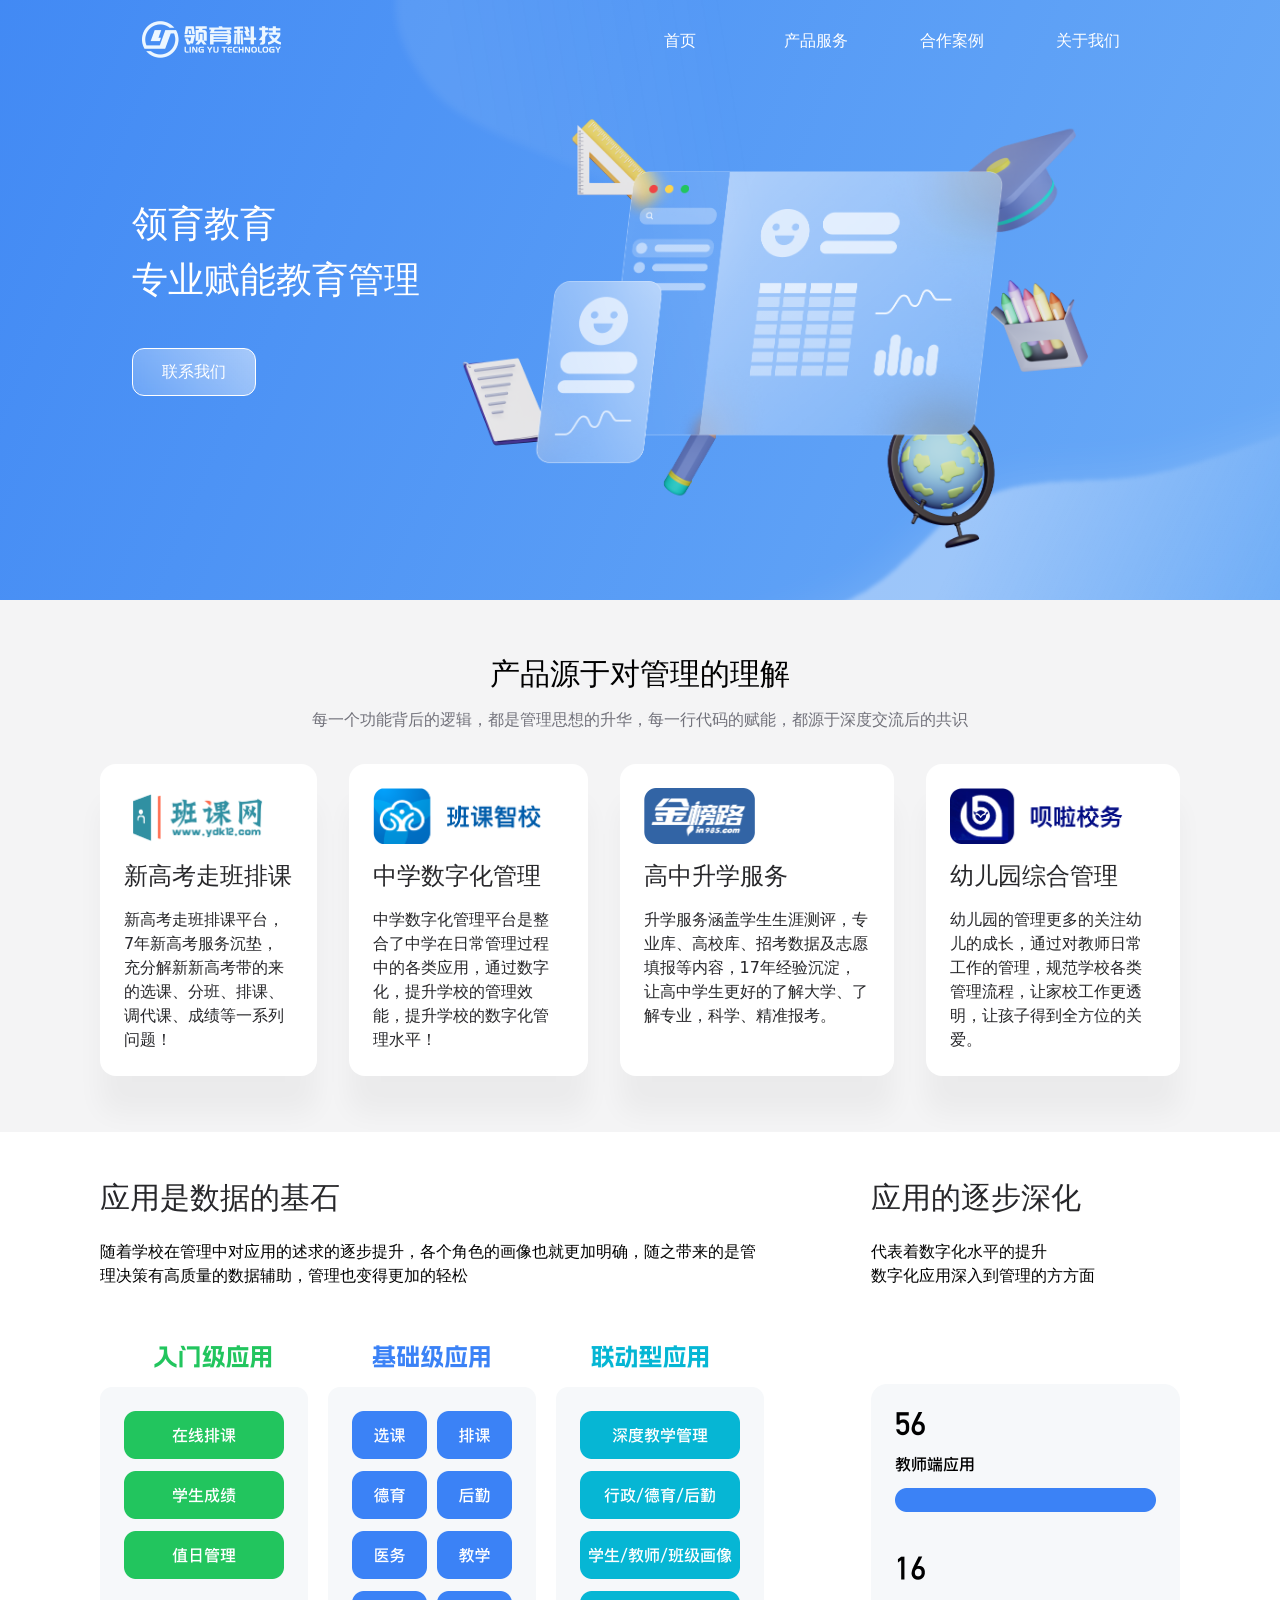
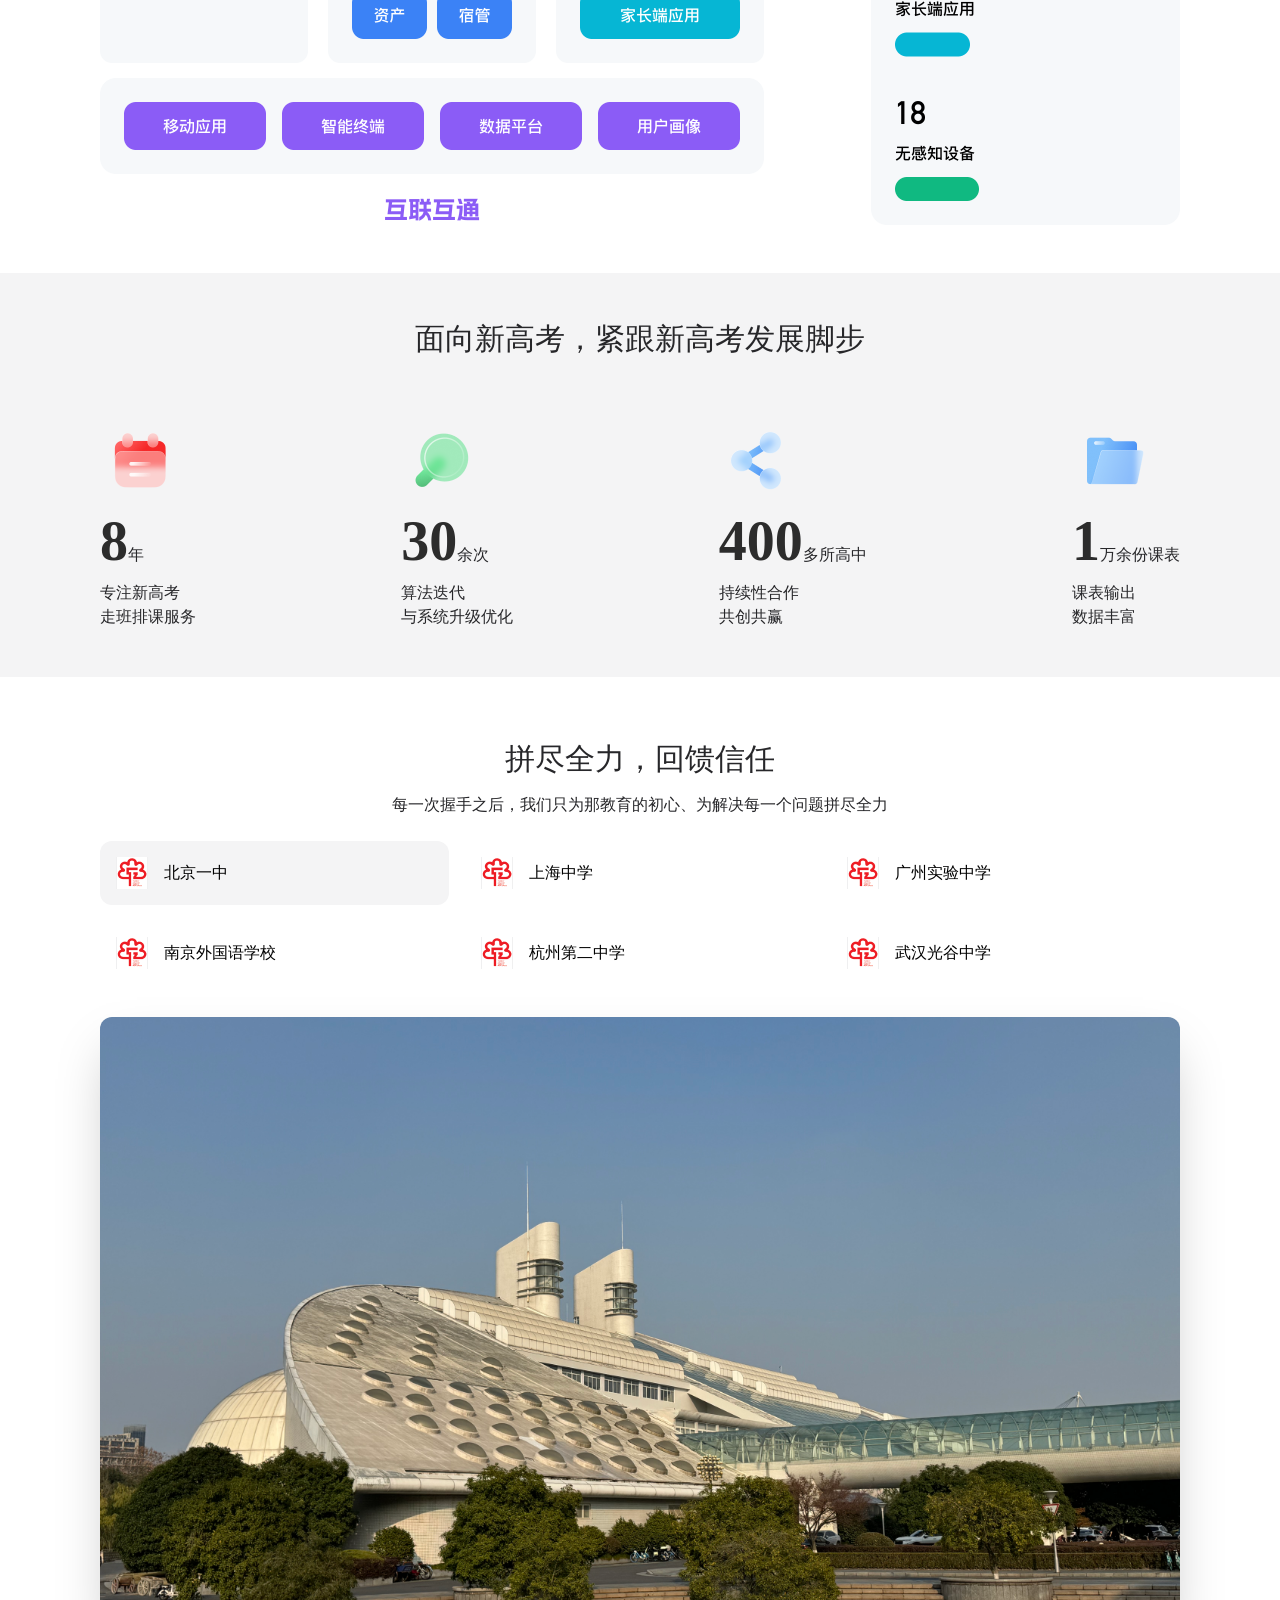
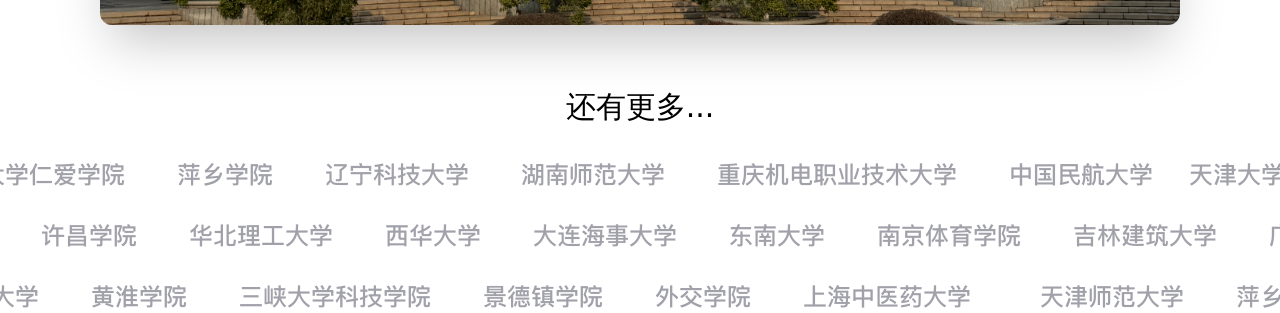
<file: index.html>
<!DOCTYPE html>
<html lang="en">
  <head>
    <meta charset="UTF-8" />
    <link rel="icon" type="image/svg+xml" href="/vite.svg" />
    <meta name="viewport" content="width=device-width, initial-scale=1.0" />
    <title>Vite + Vue + TS</title>
    <script type="module" crossorigin src="/assets/index-6204493b.js"></script>
    <link rel="stylesheet" href="/assets/index-d0362e33.css">
  </head>
  <body>
    <div id="app"></div>
    
  </body>
</html>
</file>
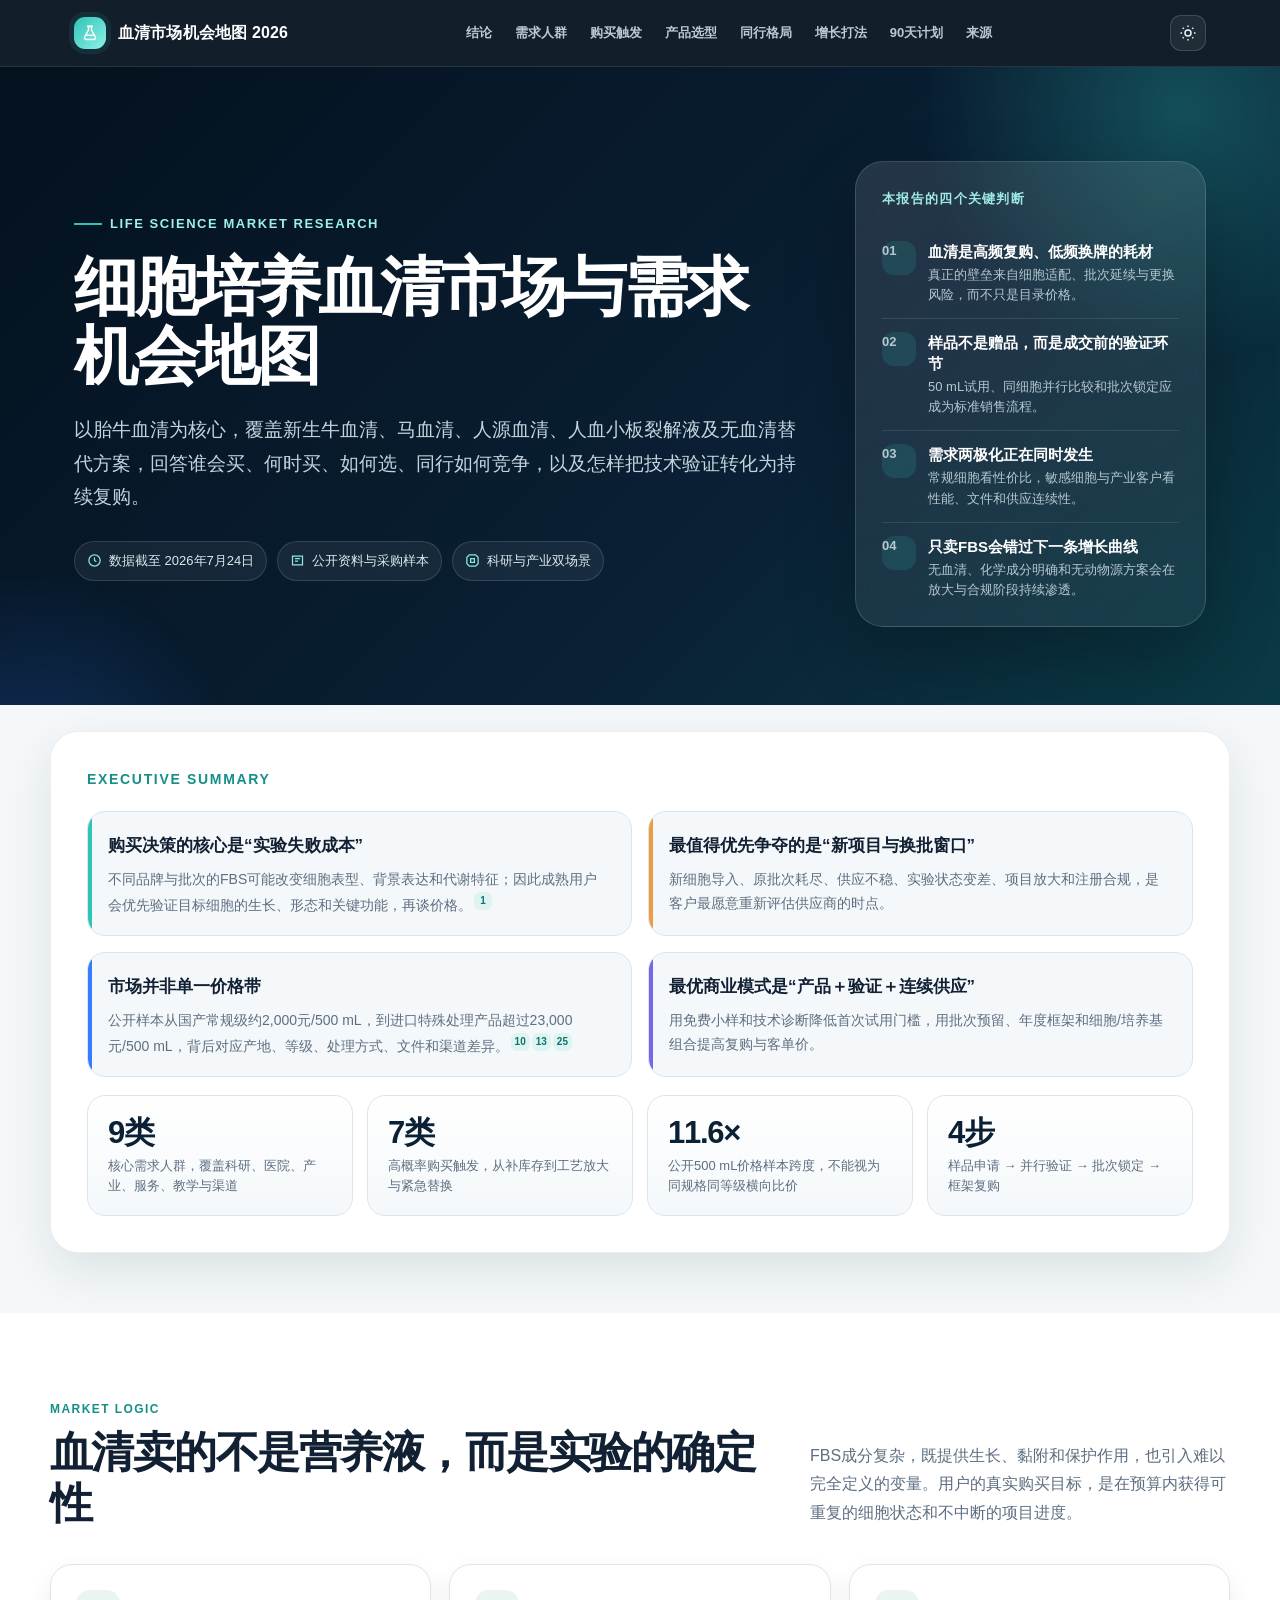
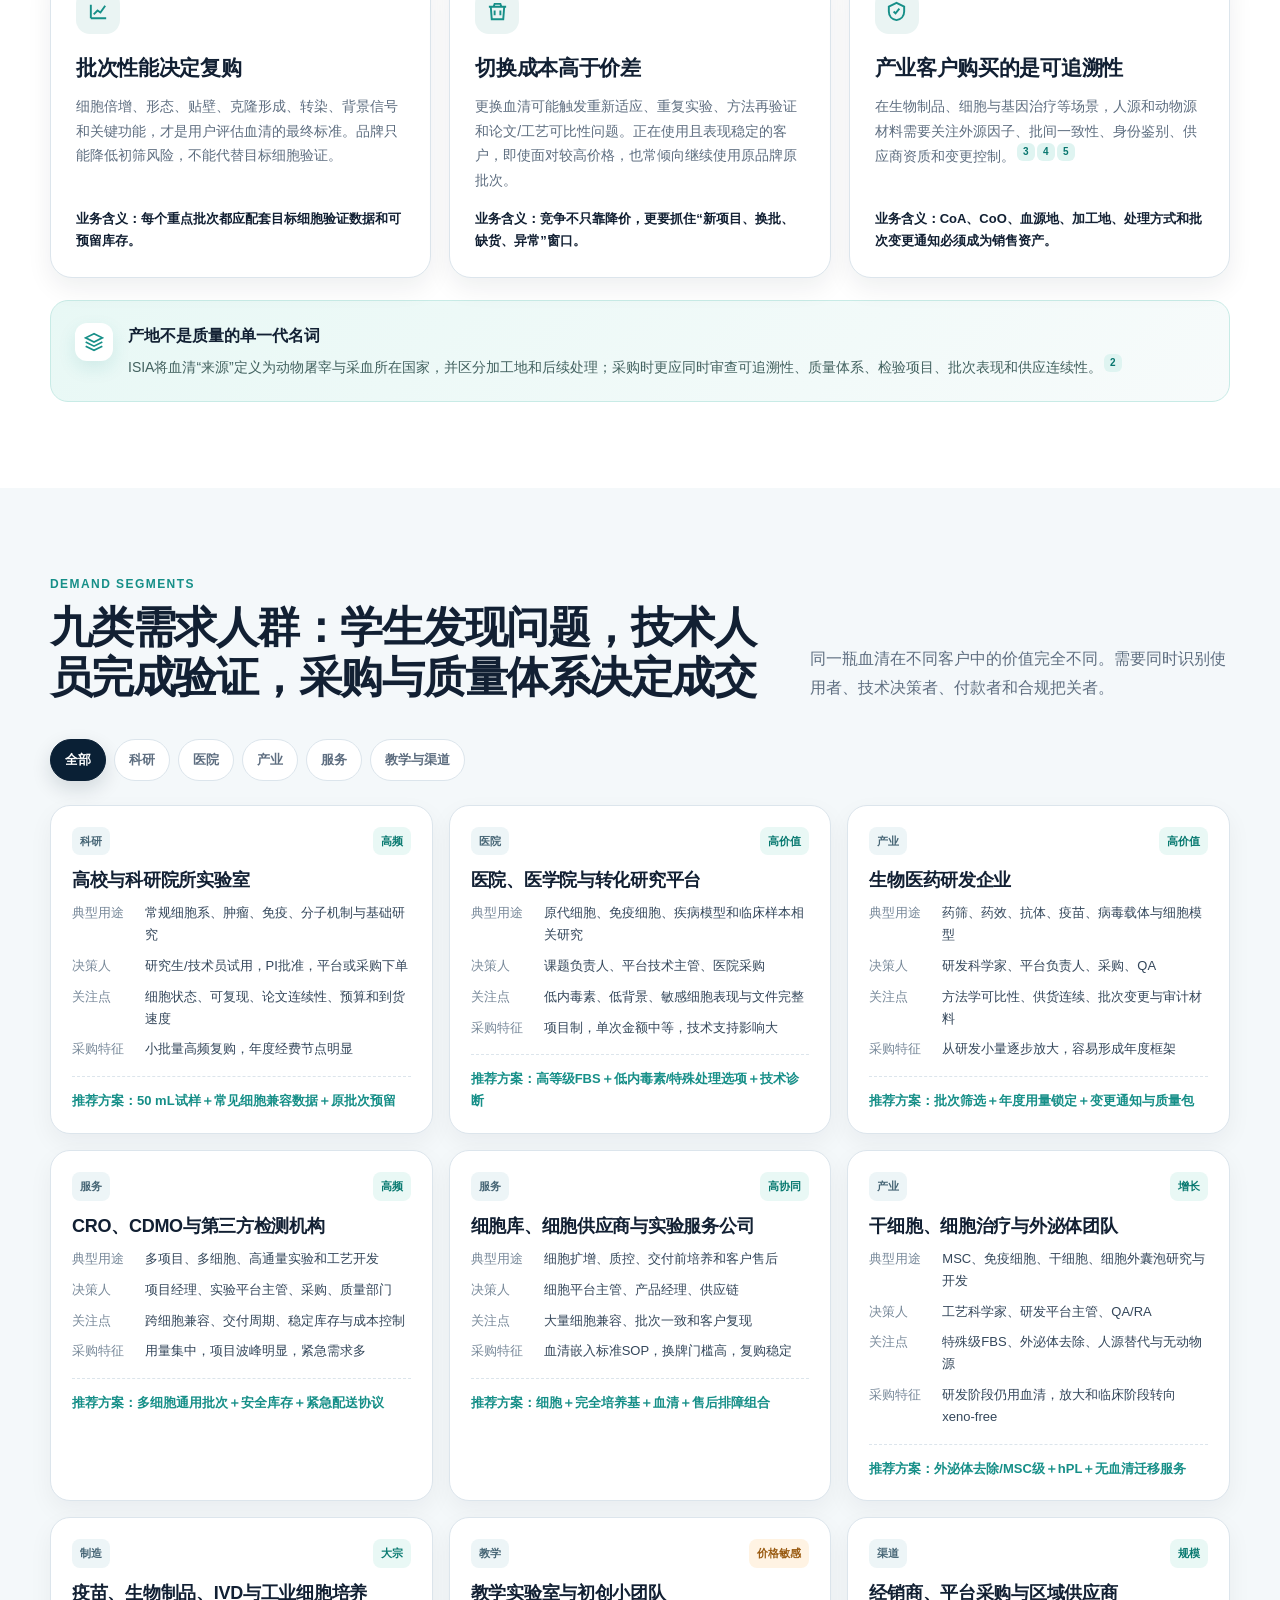
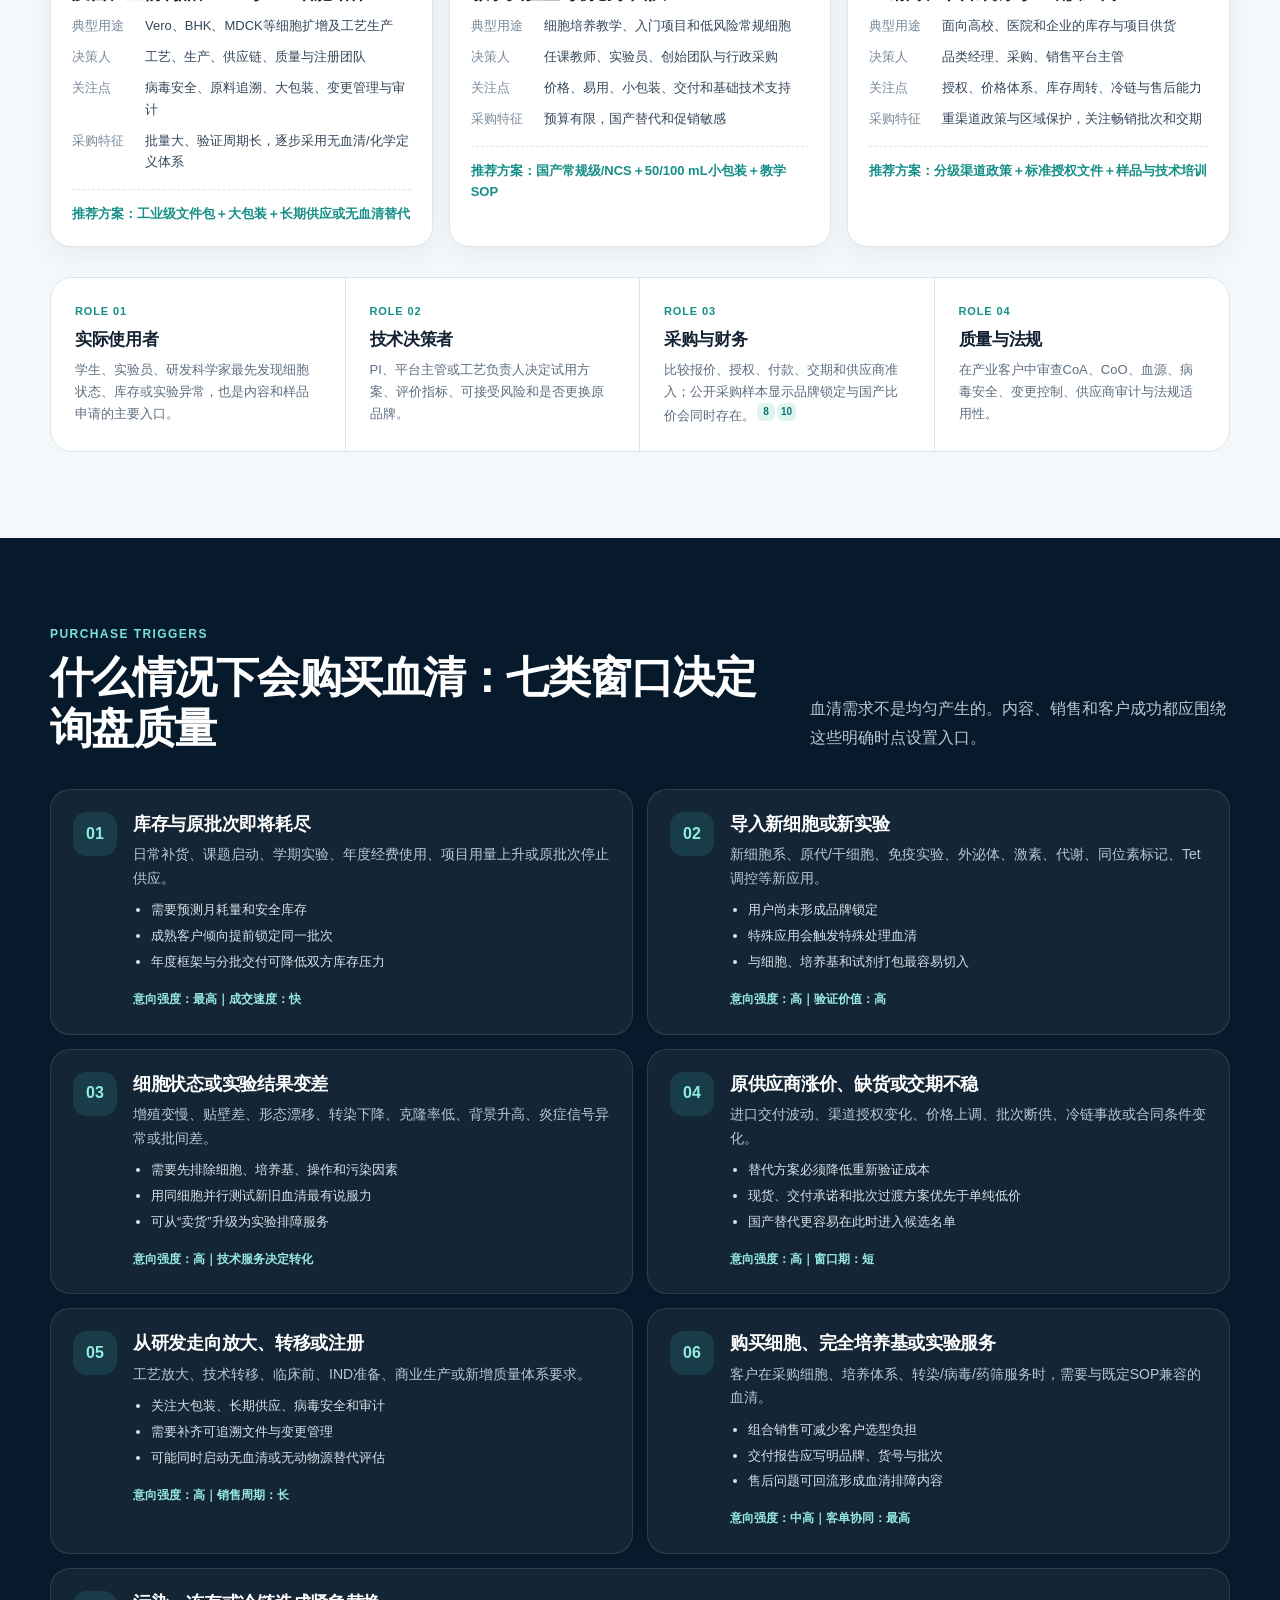
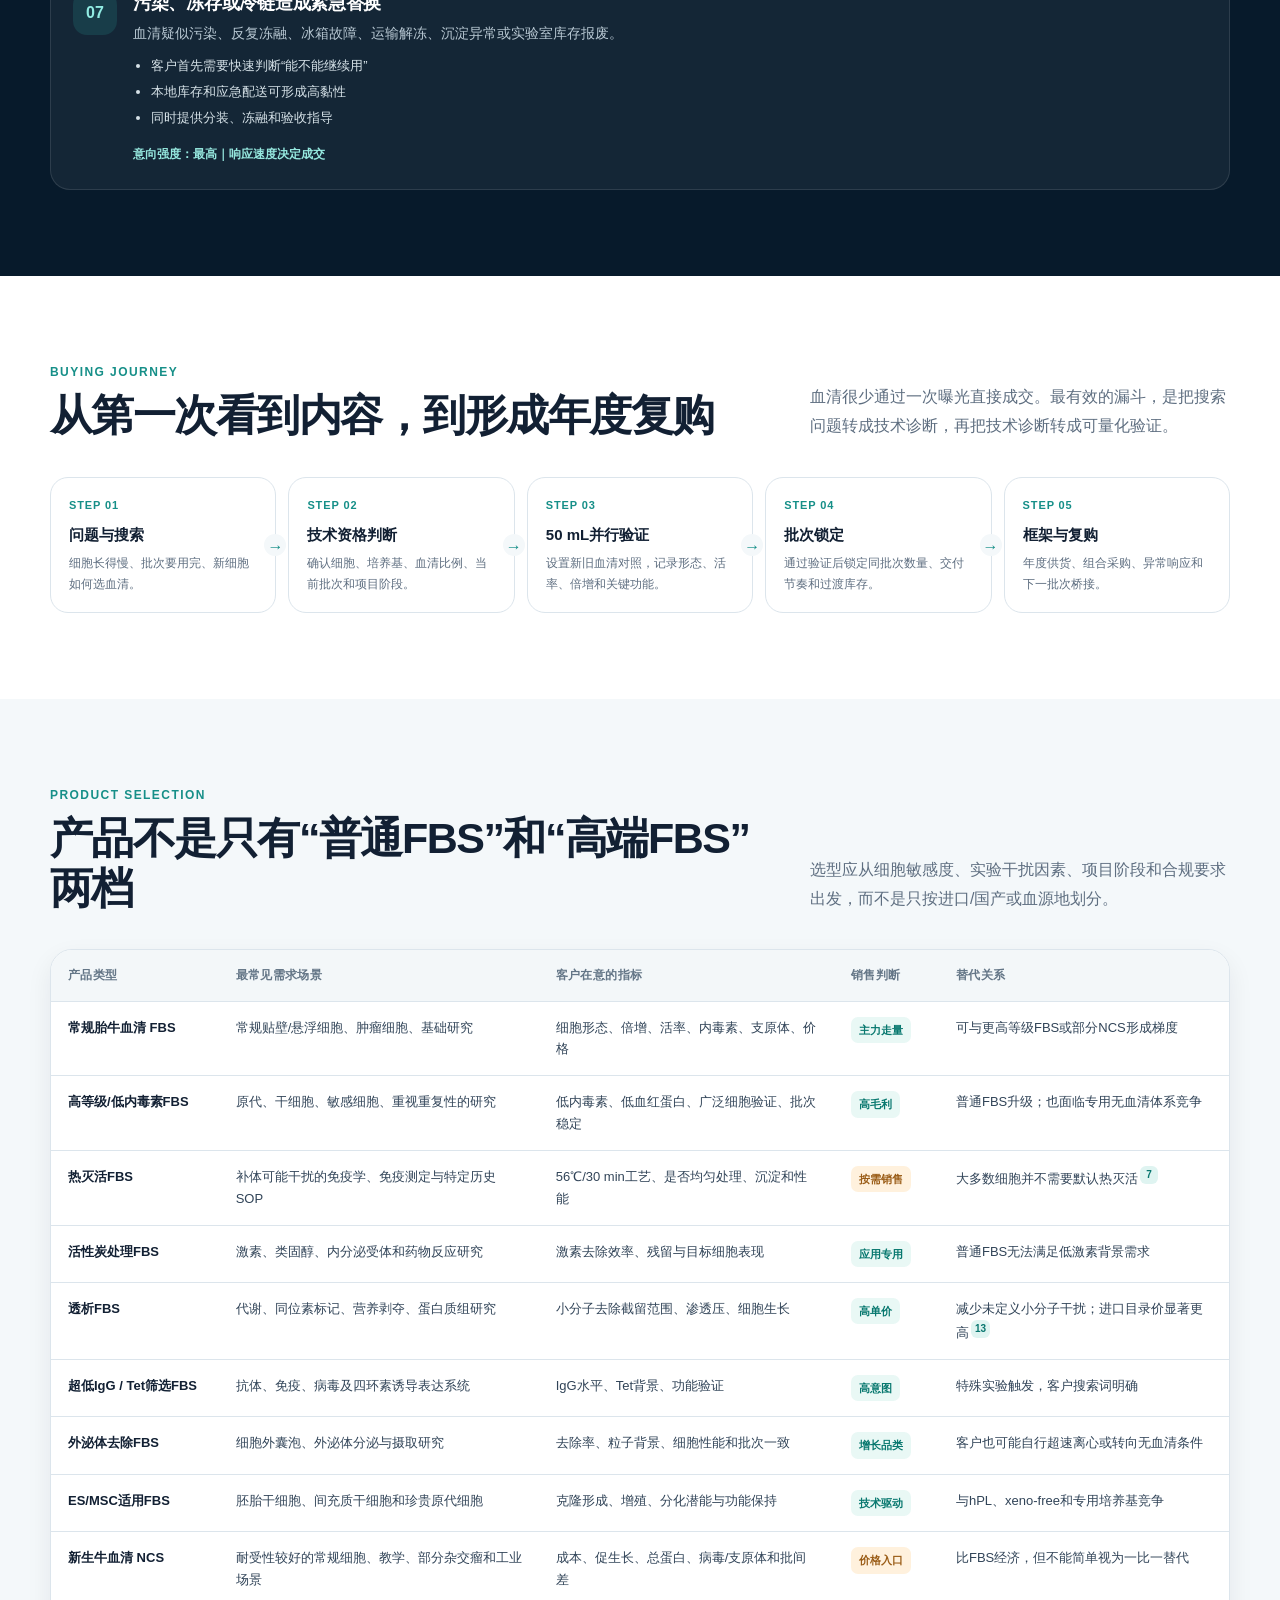
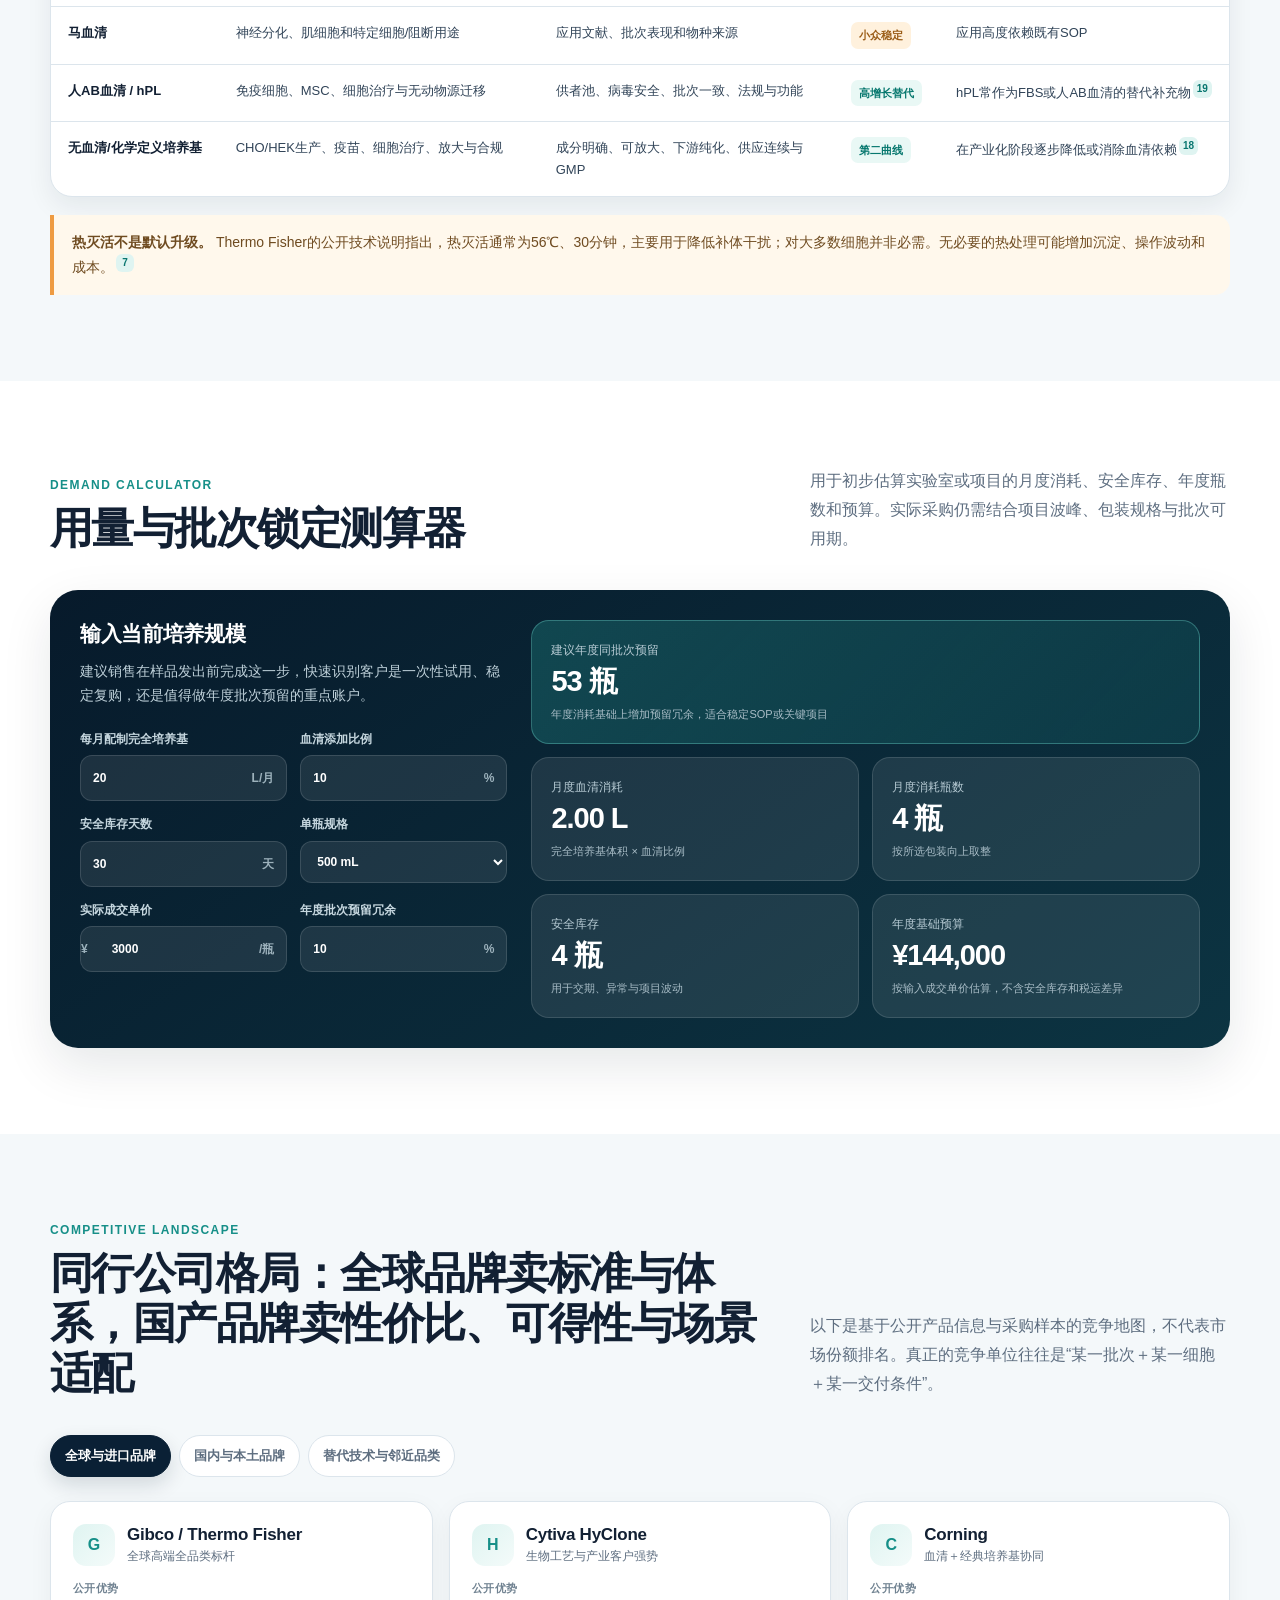
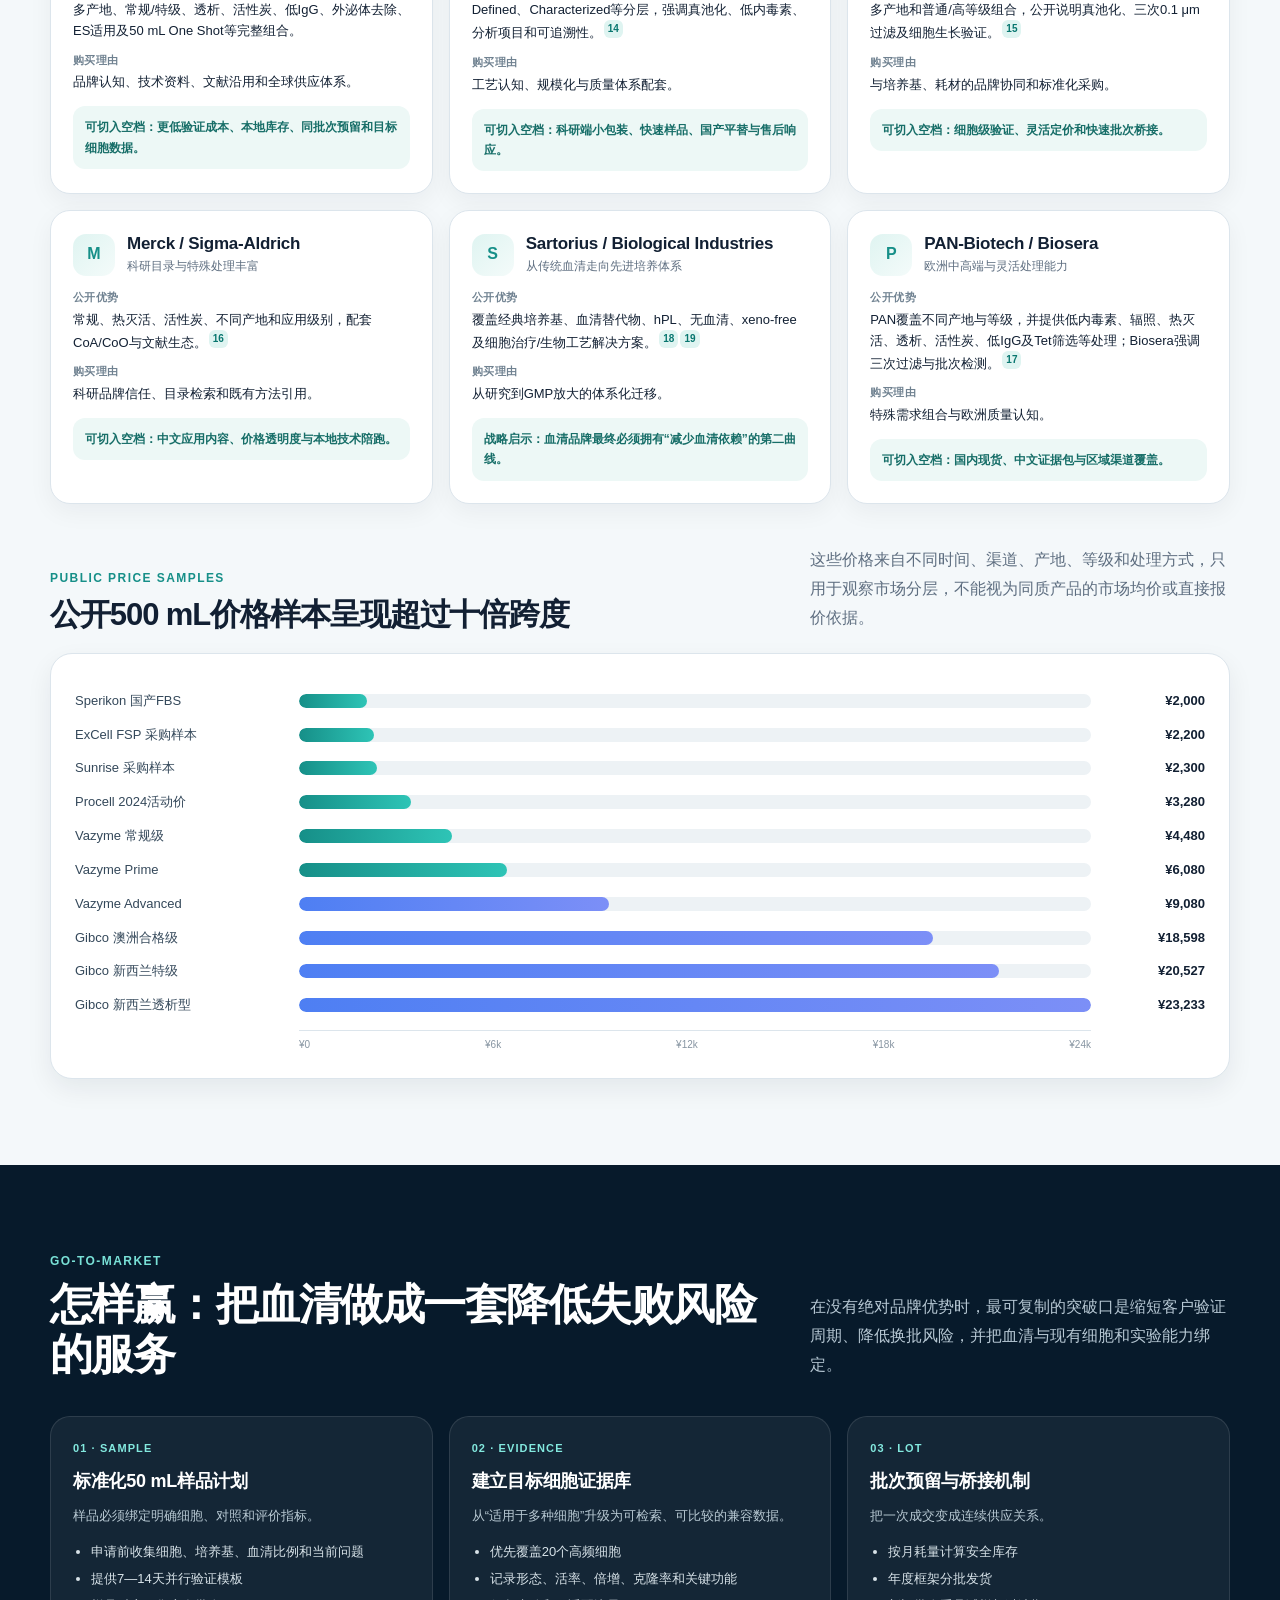
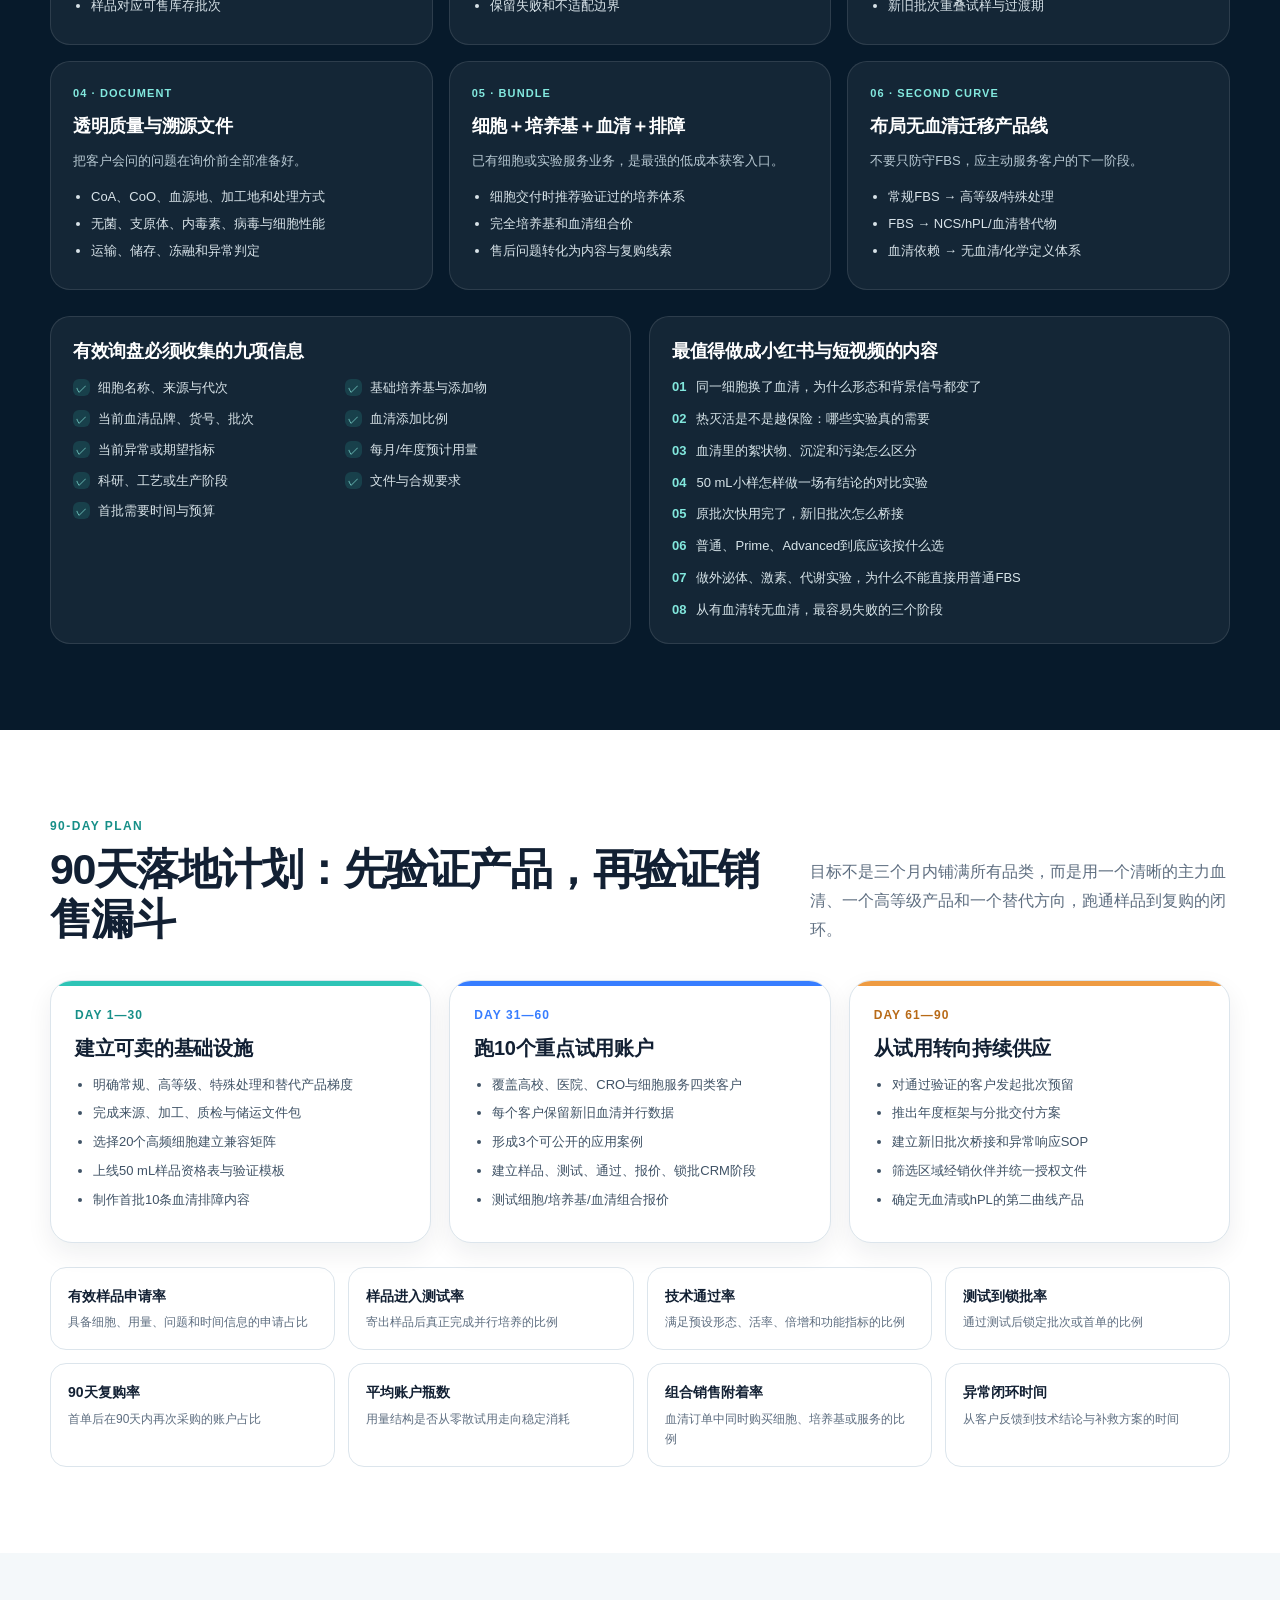
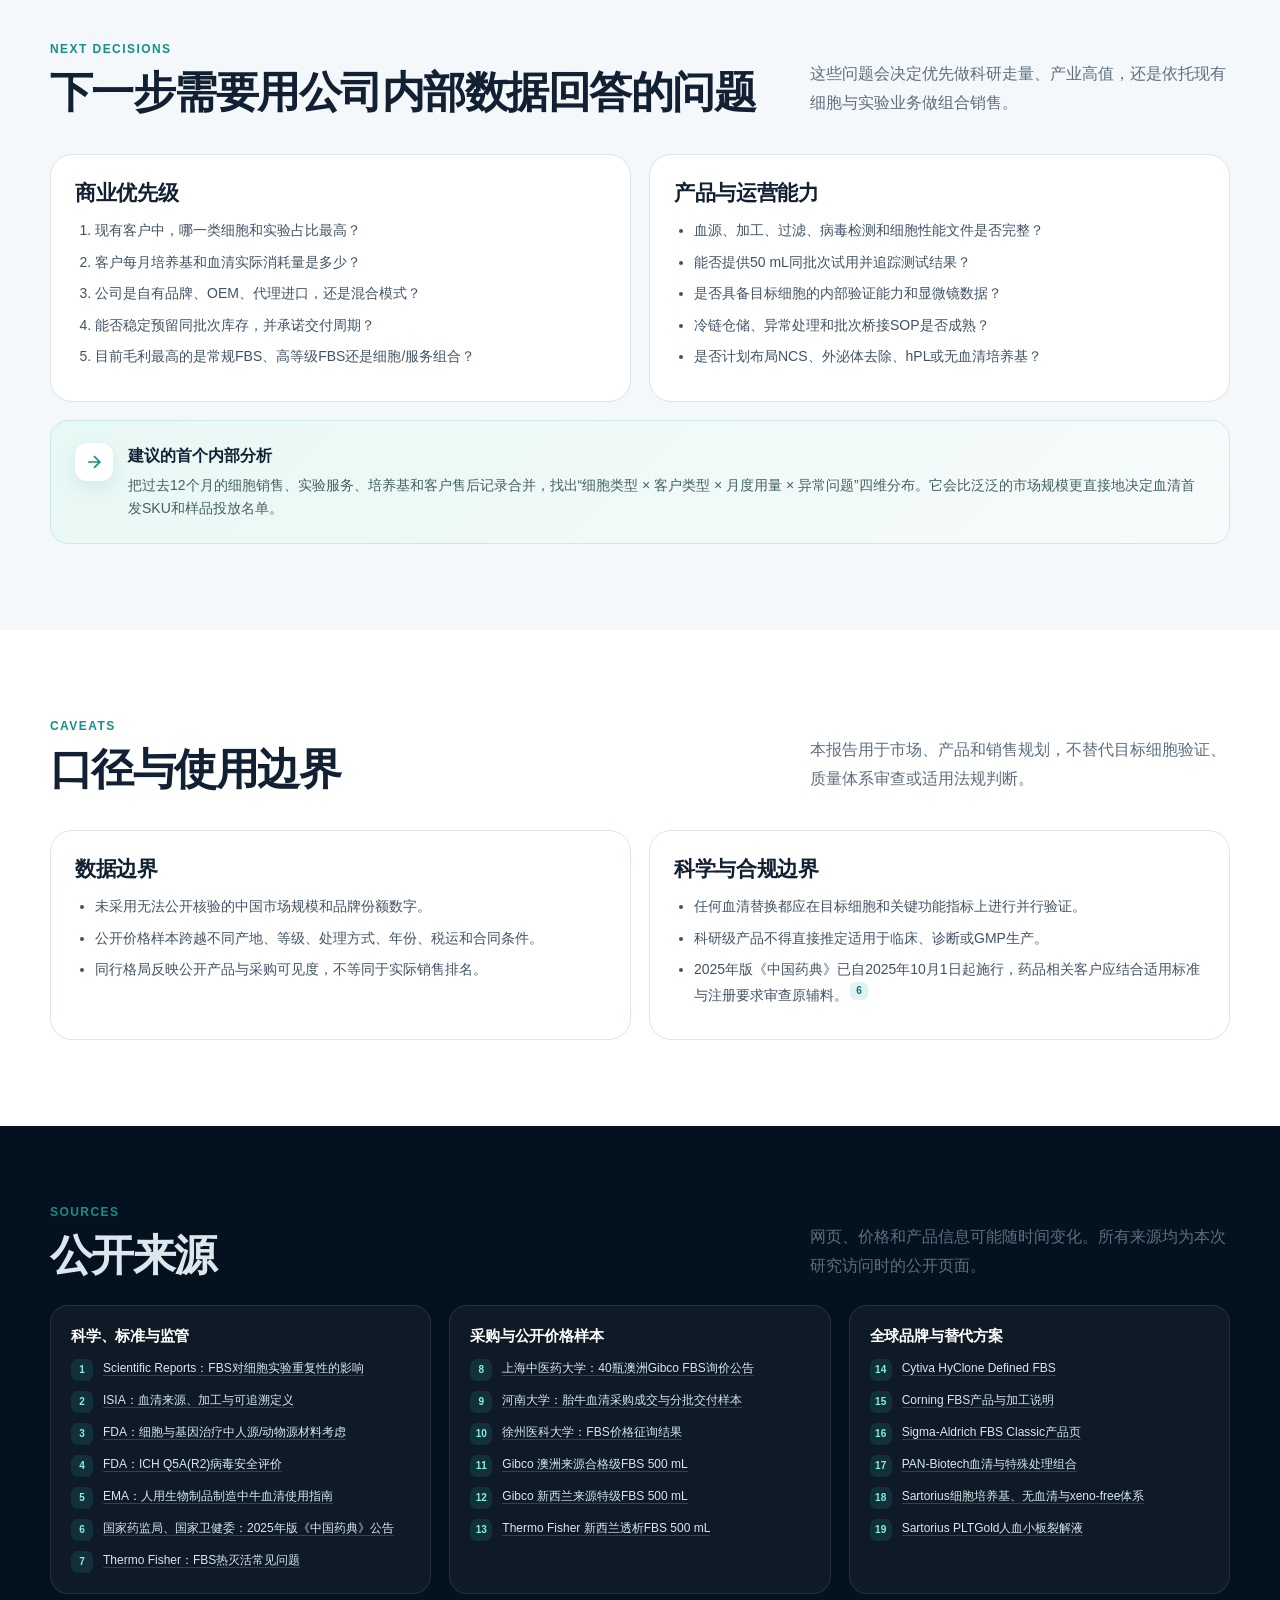
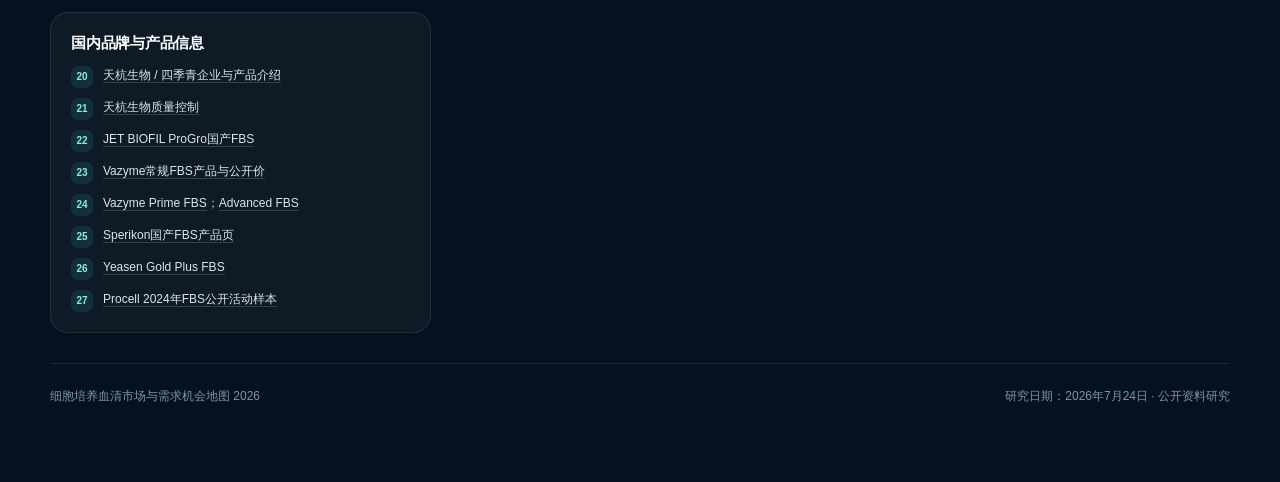
<file: reports/serum-market-2026/index.html>
<!doctype html>
<html lang="zh-CN">
<head>
  <meta charset="utf-8">
  <meta name="viewport" content="width=device-width,initial-scale=1">
  <meta name="color-scheme" content="light dark">
  <title>细胞培养血清市场与需求机会地图 2026</title>
</head>
<body>
  <noscript>请启用 JavaScript 查看报告。</noscript>
  <script>window.__SERUM_PARTS=[];</script>
  <script src="p1.js"></script>
  <script src="p2.js"></script>
  <script src="p3.js"></script>
  <script src="p4.js"></script>
  <script src="p5.js"></script>
  <script src="p6.js"></script>
  <script>
    (async()=>{
      try{
        const encoded=window.__SERUM_PARTS.join('');
        const bytes=Uint8Array.from(atob(encoded),c=>c.charCodeAt(0));
        const stream=new Blob([bytes]).stream().pipeThrough(new DecompressionStream('gzip'));
        const html=await new Response(stream).text();
        document.open();document.write(html);document.close();
      }catch(error){
        document.body.innerHTML='<main style="max-width:760px;margin:12vh auto;padding:24px;font:16px/1.7 system-ui,sans-serif"><h1>报告加载失败</h1><p>请使用最新版 Chrome、Edge、Safari 或 Firefox 重新打开。</p></main>';
      }
    })();
  </script>
</body>
</html>
</file>
<file: assets/index-d0362e33.css>
*,:before,:after{box-sizing:border-box;border-width:0;border-style:solid;border-color:#e5e7eb}:before,:after{--tw-content: ""}html{line-height:1.5;-webkit-text-size-adjust:100%;-moz-tab-size:4;-o-tab-size:4;tab-size:4;font-family:ui-sans-serif,system-ui,-apple-system,BlinkMacSystemFont,Segoe UI,Roboto,Helvetica Neue,Arial,Noto Sans,sans-serif,"Apple Color Emoji","Segoe UI Emoji",Segoe UI Symbol,"Noto Color Emoji";font-feature-settings:normal;font-variation-settings:normal}body{margin:0;line-height:inherit}hr{height:0;color:inherit;border-top-width:1px}abbr:where([title]){-webkit-text-decoration:underline dotted;text-decoration:underline dotted}h1,h2,h3,h4,h5,h6{font-size:inherit;font-weight:inherit}a{color:inherit;text-decoration:inherit}b,strong{font-weight:bolder}code,kbd,samp,pre{font-family:ui-monospace,SFMono-Regular,Menlo,Monaco,Consolas,Liberation Mono,Courier New,monospace;font-size:1em}small{font-size:80%}sub,sup{font-size:75%;line-height:0;position:relative;vertical-align:baseline}sub{bottom:-.25em}sup{top:-.5em}table{text-indent:0;border-color:inherit;border-collapse:collapse}button,input,optgroup,select,textarea{font-family:inherit;font-feature-settings:inherit;font-variation-settings:inherit;font-size:100%;font-weight:inherit;line-height:inherit;color:inherit;margin:0;padding:0}button,select{text-transform:none}button,[type=button],[type=reset],[type=submit]{-webkit-appearance:button;background-color:transparent;background-image:none}:-moz-focusring{outline:auto}:-moz-ui-invalid{box-shadow:none}progress{vertical-align:baseline}::-webkit-inner-spin-button,::-webkit-outer-spin-button{height:auto}[type=search]{-webkit-appearance:textfield;outline-offset:-2px}::-webkit-search-decoration{-webkit-appearance:none}::-webkit-file-upload-button{-webkit-appearance:button;font:inherit}summary{display:list-item}blockquote,dl,dd,h1,h2,h3,h4,h5,h6,hr,figure,p,pre{margin:0}fieldset{margin:0;padding:0}legend{padding:0}ol,ul,menu{list-style:none;margin:0;padding:0}dialog{padding:0}textarea{resize:vertical}input::-moz-placeholder,textarea::-moz-placeholder{opacity:1;color:#9ca3af}input::placeholder,textarea::placeholder{opacity:1;color:#9ca3af}button,[role=button]{cursor:pointer}:disabled{cursor:default}img,svg,video,canvas,audio,iframe,embed,object{display:block;vertical-align:middle}img,video{max-width:100%;height:auto}[hidden]{display:none}*,:before,:after{--tw-border-spacing-x: 0;--tw-border-spacing-y: 0;--tw-translate-x: 0;--tw-translate-y: 0;--tw-rotate: 0;--tw-skew-x: 0;--tw-skew-y: 0;--tw-scale-x: 1;--tw-scale-y: 1;--tw-pan-x: ;--tw-pan-y: ;--tw-pinch-zoom: ;--tw-scroll-snap-strictness: proximity;--tw-gradient-from-position: ;--tw-gradient-via-position: ;--tw-gradient-to-position: ;--tw-ordinal: ;--tw-slashed-zero: ;--tw-numeric-figure: ;--tw-numeric-spacing: ;--tw-numeric-fraction: ;--tw-ring-inset: ;--tw-ring-offset-width: 0px;--tw-ring-offset-color: #fff;--tw-ring-color: rgb(59 130 246 / .5);--tw-ring-offset-shadow: 0 0 #0000;--tw-ring-shadow: 0 0 #0000;--tw-shadow: 0 0 #0000;--tw-shadow-colored: 0 0 #0000;--tw-blur: ;--tw-brightness: ;--tw-contrast: ;--tw-grayscale: ;--tw-hue-rotate: ;--tw-invert: ;--tw-saturate: ;--tw-sepia: ;--tw-drop-shadow: ;--tw-backdrop-blur: ;--tw-backdrop-brightness: ;--tw-backdrop-contrast: ;--tw-backdrop-grayscale: ;--tw-backdrop-hue-rotate: ;--tw-backdrop-invert: ;--tw-backdrop-opacity: ;--tw-backdrop-saturate: ;--tw-backdrop-sepia: }::backdrop{--tw-border-spacing-x: 0;--tw-border-spacing-y: 0;--tw-translate-x: 0;--tw-translate-y: 0;--tw-rotate: 0;--tw-skew-x: 0;--tw-skew-y: 0;--tw-scale-x: 1;--tw-scale-y: 1;--tw-pan-x: ;--tw-pan-y: ;--tw-pinch-zoom: ;--tw-scroll-snap-strictness: proximity;--tw-gradient-from-position: ;--tw-gradient-via-position: ;--tw-gradient-to-position: ;--tw-ordinal: ;--tw-slashed-zero: ;--tw-numeric-figure: ;--tw-numeric-spacing: ;--tw-numeric-fraction: ;--tw-ring-inset: ;--tw-ring-offset-width: 0px;--tw-ring-offset-color: #fff;--tw-ring-color: rgb(59 130 246 / .5);--tw-ring-offset-shadow: 0 0 #0000;--tw-ring-shadow: 0 0 #0000;--tw-shadow: 0 0 #0000;--tw-shadow-colored: 0 0 #0000;--tw-blur: ;--tw-brightness: ;--tw-contrast: ;--tw-grayscale: ;--tw-hue-rotate: ;--tw-invert: ;--tw-saturate: ;--tw-sepia: ;--tw-drop-shadow: ;--tw-backdrop-blur: ;--tw-backdrop-brightness: ;--tw-backdrop-contrast: ;--tw-backdrop-grayscale: ;--tw-backdrop-hue-rotate: ;--tw-backdrop-invert: ;--tw-backdrop-opacity: ;--tw-backdrop-saturate: ;--tw-backdrop-sepia: }.row-center{display:flex;flex-direction:row;align-items:center;justify-content:center}.col-center{display:flex;flex-direction:column;align-items:center;justify-content:center}.bg-base{--tw-bg-opacity: 1;background-color:rgb(244 244 245 / var(--tw-bg-opacity))}:is(.dark .bg-base){--tw-bg-opacity: 1;background-color:rgb(24 24 27 / var(--tw-bg-opacity))}.text-main{--tw-text-opacity: 1;color:rgb(39 39 42 / var(--tw-text-opacity))}:is(.dark .text-main){--tw-text-opacity: 1;color:rgb(255 255 255 / var(--tw-text-opacity))}.text-secondary{--tw-text-opacity: 1;color:rgb(113 113 122 / var(--tw-text-opacity))}:is(.dark .text-secondary){--tw-text-opacity: 1;color:rgb(161 161 170 / var(--tw-text-opacity))}.card{--tw-bg-opacity: 1;background-color:rgb(255 255 255 / var(--tw-bg-opacity))}:is(.dark .card){--tw-bg-opacity: 1;background-color:rgb(39 39 42 / var(--tw-bg-opacity))}.card{border-radius:1.5rem;padding:1rem;--tw-shadow: 0 20px 25px -5px rgb(0 0 0 / .1), 0 8px 10px -6px rgb(0 0 0 / .1);--tw-shadow-colored: 0 20px 25px -5px var(--tw-shadow-color), 0 8px 10px -6px var(--tw-shadow-color);box-shadow:var(--tw-ring-offset-shadow, 0 0 #0000),var(--tw-ring-shadow, 0 0 #0000),var(--tw-shadow)}.absolute{position:absolute}.relative{position:relative}.left-0{left:0}.top-0{top:0}.z-\[-99\]{z-index:-99}.z-\[999\]{z-index:999}.mx-auto{margin-left:auto;margin-right:auto}.mb-6{margin-bottom:1.5rem}.mt-8{margin-top:2rem}.mt-\[-16px\]{margin-top:-16px}.flex{display:flex}.grid{display:grid}.aspect-video{aspect-ratio:16 / 9}.h-\[100\%\]{height:100%}.h-\[156px\]{height:156px}.h-\[500px\]{height:500px}.h-\[50px\]{height:50px}.h-\[56px\]{height:56px}.h-\[600px\]{height:600px}.h-\[80px\]{height:80px}.w-\[100\%\]{width:100%}.w-\[100vw\]{width:100vw}.w-\[160px\]{width:160px}.w-\[50\%\]{width:50%}.w-\[700px\]{width:700px}.w-\[80px\]{width:80px}.w-full{width:100%}.max-w-\[560px\]{max-width:560px}.flex-1{flex:1 1 0%}.cursor-pointer{cursor:pointer}.grid-cols-2{grid-template-columns:repeat(2,minmax(0,1fr))}.flex-row{flex-direction:row}.flex-col{flex-direction:column}.items-center{align-items:center}.justify-center{justify-content:center}.justify-between{justify-content:space-between}.justify-items-start{justify-items:start}.gap-12{gap:3rem}.gap-16{gap:4rem}.gap-4{gap:1rem}.gap-8{gap:2rem}.gap-\[16px\]{gap:16px}.gap-\[24px\]{gap:24px}.rounded-xl{border-radius:.75rem}.border{border-width:1px}.bg-white{--tw-bg-opacity: 1;background-color:rgb(255 255 255 / var(--tw-bg-opacity))}.object-contain{-o-object-fit:contain;object-fit:contain}.object-cover{-o-object-fit:cover;object-fit:cover}.p-4{padding:1rem}.px-4{padding-left:1rem;padding-right:1rem}.px-8{padding-left:2rem;padding-right:2rem}.px-\[32px\]{padding-left:32px;padding-right:32px}.py-12{padding-top:3rem;padding-bottom:3rem}.py-16{padding-top:4rem;padding-bottom:4rem}.py-\[16px\]{padding-top:16px;padding-bottom:16px}.py-\[56px\]{padding-top:56px;padding-bottom:56px}.text-left{text-align:left}.text-2xl{font-size:1.5rem;line-height:2rem}.text-3xl{font-size:1.875rem;line-height:2.25rem}.text-4xl{font-size:2.25rem;line-height:2.5rem}.text-\[36px\]{font-size:36px}.text-base{font-size:1rem;line-height:1.5rem}.font-medium{font-weight:500}.text-white{--tw-text-opacity: 1;color:rgb(255 255 255 / var(--tw-text-opacity))}.shadow-2xl{--tw-shadow: 0 25px 50px -12px rgb(0 0 0 / .25);--tw-shadow-colored: 0 25px 50px -12px var(--tw-shadow-color);box-shadow:var(--tw-ring-offset-shadow, 0 0 #0000),var(--tw-ring-shadow, 0 0 #0000),var(--tw-shadow)}.blur{--tw-blur: blur(8px);filter:var(--tw-blur) var(--tw-brightness) var(--tw-contrast) var(--tw-grayscale) var(--tw-hue-rotate) var(--tw-invert) var(--tw-saturate) var(--tw-sepia) var(--tw-drop-shadow)}.backdrop-filter{-webkit-backdrop-filter:var(--tw-backdrop-blur) var(--tw-backdrop-brightness) var(--tw-backdrop-contrast) var(--tw-backdrop-grayscale) var(--tw-backdrop-hue-rotate) var(--tw-backdrop-invert) var(--tw-backdrop-opacity) var(--tw-backdrop-saturate) var(--tw-backdrop-sepia);backdrop-filter:var(--tw-backdrop-blur) var(--tw-backdrop-brightness) var(--tw-backdrop-contrast) var(--tw-backdrop-grayscale) var(--tw-backdrop-hue-rotate) var(--tw-backdrop-invert) var(--tw-backdrop-opacity) var(--tw-backdrop-saturate) var(--tw-backdrop-sepia)}.transition{transition-property:color,background-color,border-color,text-decoration-color,fill,stroke,opacity,box-shadow,transform,filter,-webkit-backdrop-filter;transition-property:color,background-color,border-color,text-decoration-color,fill,stroke,opacity,box-shadow,transform,filter,backdrop-filter;transition-property:color,background-color,border-color,text-decoration-color,fill,stroke,opacity,box-shadow,transform,filter,backdrop-filter,-webkit-backdrop-filter;transition-timing-function:cubic-bezier(.4,0,.2,1);transition-duration:.15s}.transition-all{transition-property:all;transition-timing-function:cubic-bezier(.4,0,.2,1);transition-duration:.15s}.duration-300,.duration-\[0\.3s\]{transition-duration:.3s}.ease-in-out{transition-timing-function:cubic-bezier(.4,0,.2,1)}.hover\:bg-base:hover{--tw-bg-opacity: 1;background-color:rgb(244 244 245 / var(--tw-bg-opacity))}:is(.dark .hover\:bg-base:hover){--tw-bg-opacity: 1;background-color:rgb(24 24 27 / var(--tw-bg-opacity))}@media (min-width: 1024px){.lg\:row-center{display:flex;flex-direction:row;align-items:center;justify-content:center}}.hover\:translate-y-\[-2px\]:hover{--tw-translate-y: -2px;transform:translate(var(--tw-translate-x),var(--tw-translate-y)) rotate(var(--tw-rotate)) skew(var(--tw-skew-x)) skewY(var(--tw-skew-y)) scaleX(var(--tw-scale-x)) scaleY(var(--tw-scale-y))}.hover\:shadow-2xl:hover{--tw-shadow: 0 25px 50px -12px rgb(0 0 0 / .25);--tw-shadow-colored: 0 25px 50px -12px var(--tw-shadow-color);box-shadow:var(--tw-ring-offset-shadow, 0 0 #0000),var(--tw-ring-shadow, 0 0 #0000),var(--tw-shadow)}.hover\:shadow-sky-600:hover{--tw-shadow-color: #0284c7;--tw-shadow: var(--tw-shadow-colored)}@media (min-width: 1024px){.lg\:mx-0{margin-left:0;margin-right:0}.lg\:w-\[100\%\]{width:100%}.lg\:w-\[1080px\]{width:1080px}.lg\:w-\[120px\]{width:120px}.lg\:w-\[309px\]{width:309px}.lg\:w-\[664px\]{width:664px}.lg\:max-w-none{max-width:none}.lg\:grid-cols-3{grid-template-columns:repeat(3,minmax(0,1fr))}.lg\:flex-row{flex-direction:row}.lg\:flex-col{flex-direction:column}.lg\:items-stretch{align-items:stretch}.lg\:justify-between{justify-content:space-between}.lg\:px-0{padding-left:0;padding-right:0}.lg\:text-\[56px\]{font-size:56px}}.onhover:hover{cursor:pointer;background-color:#ffffff1a;padding-top:8px;padding-bottom:8px;border-radius:8px;transition:all .15s ease-in-out}
</file>
